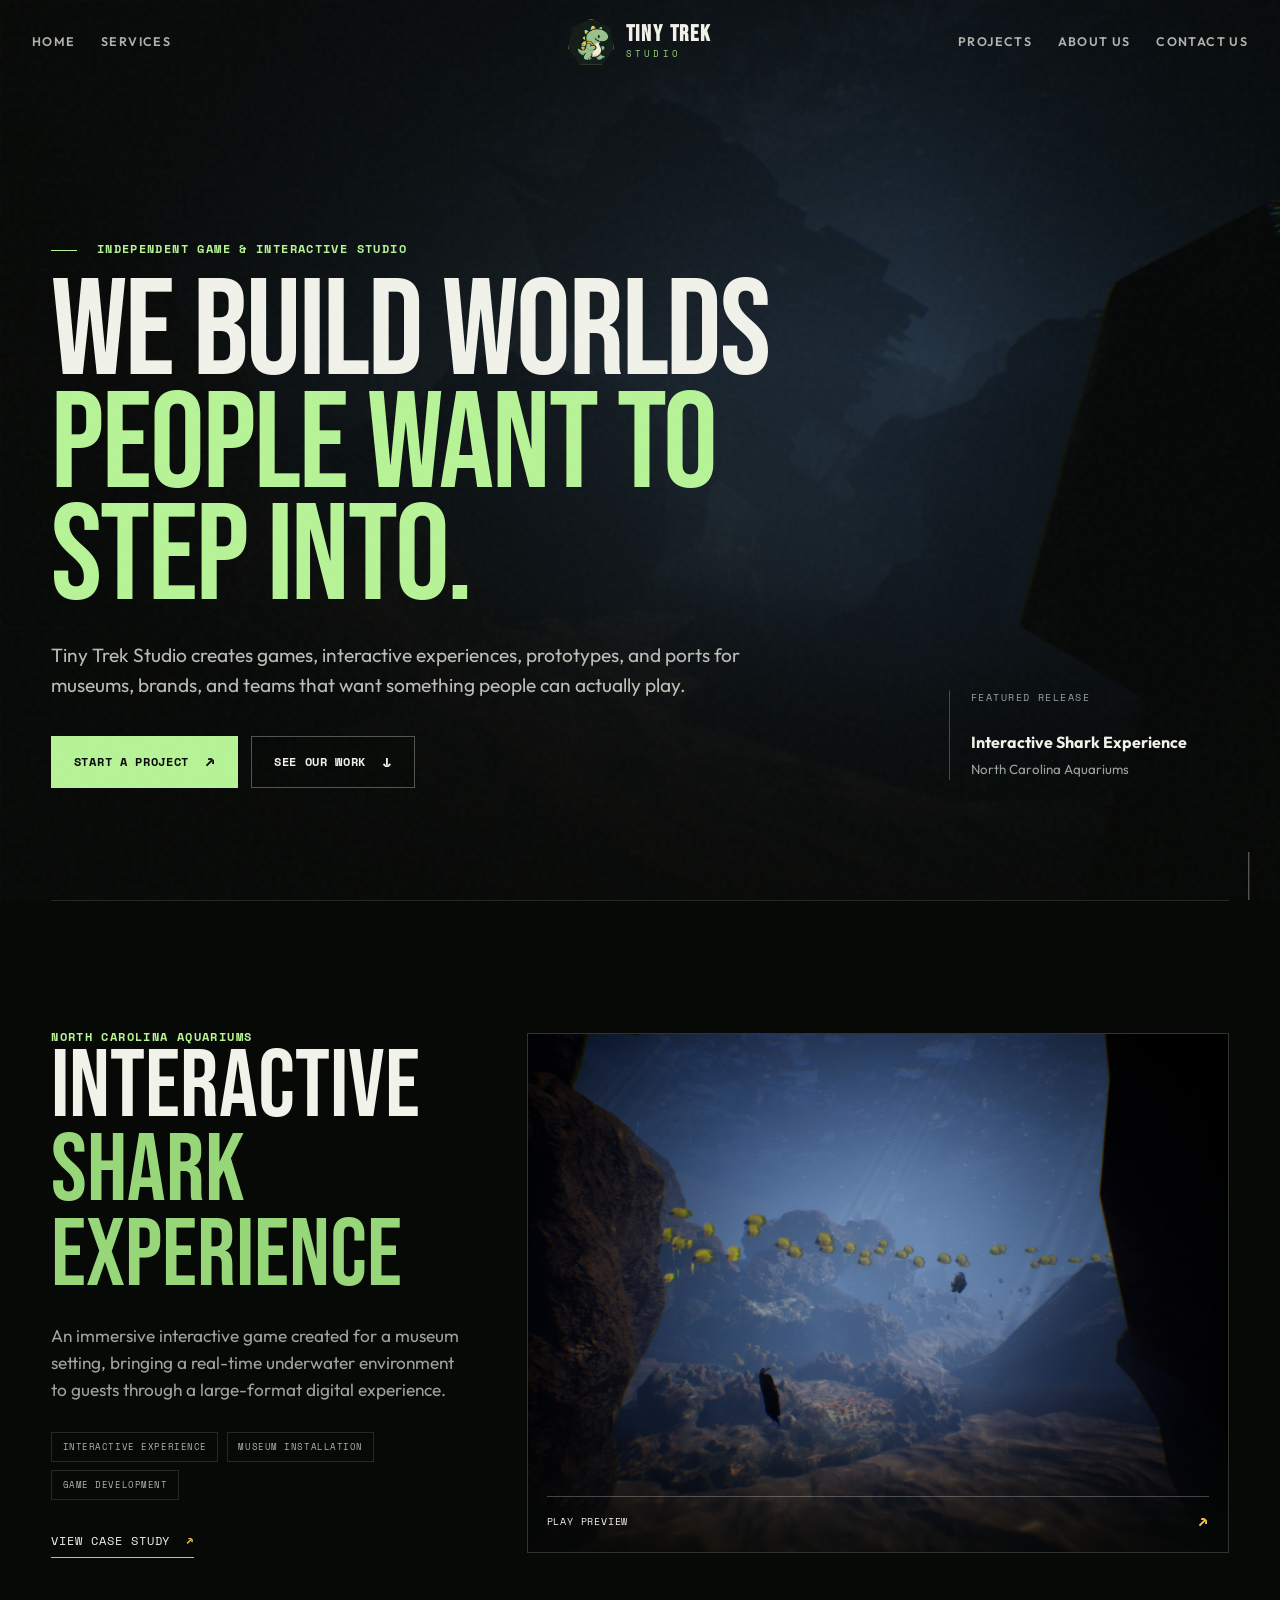
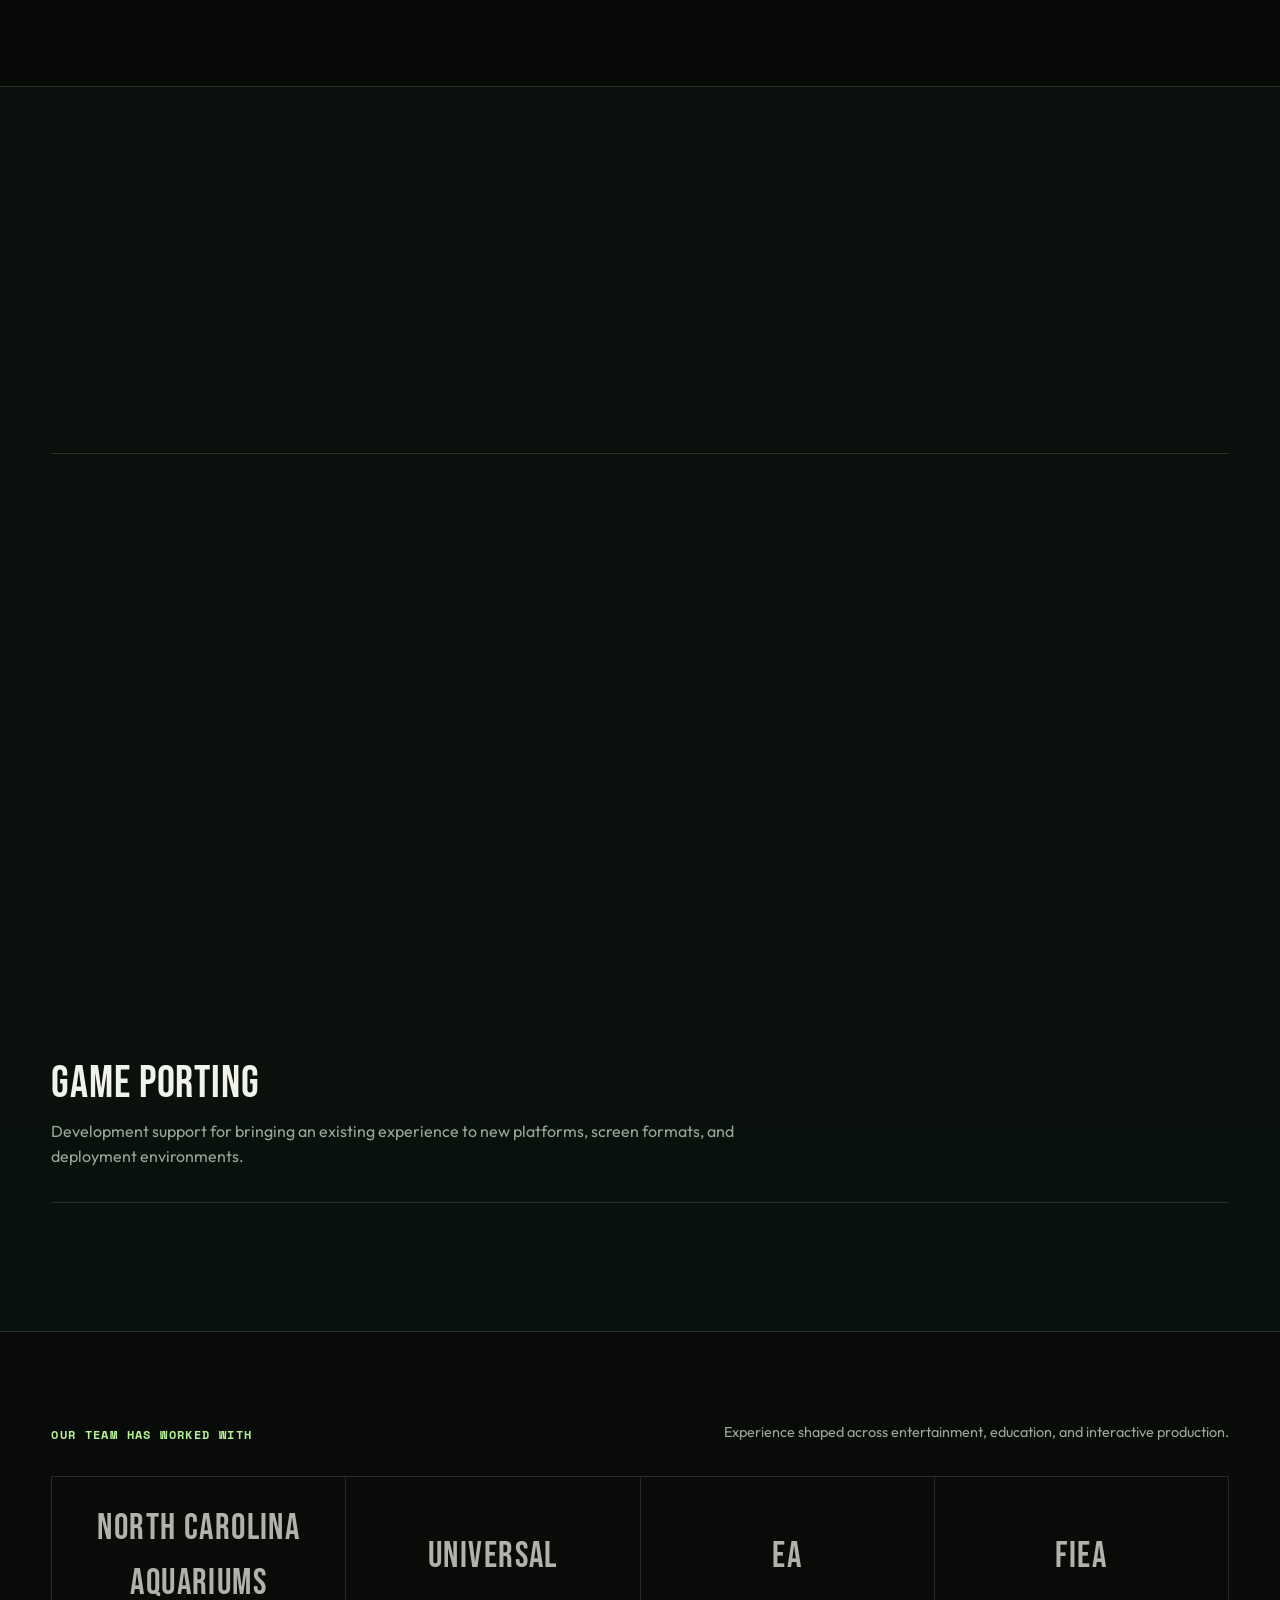
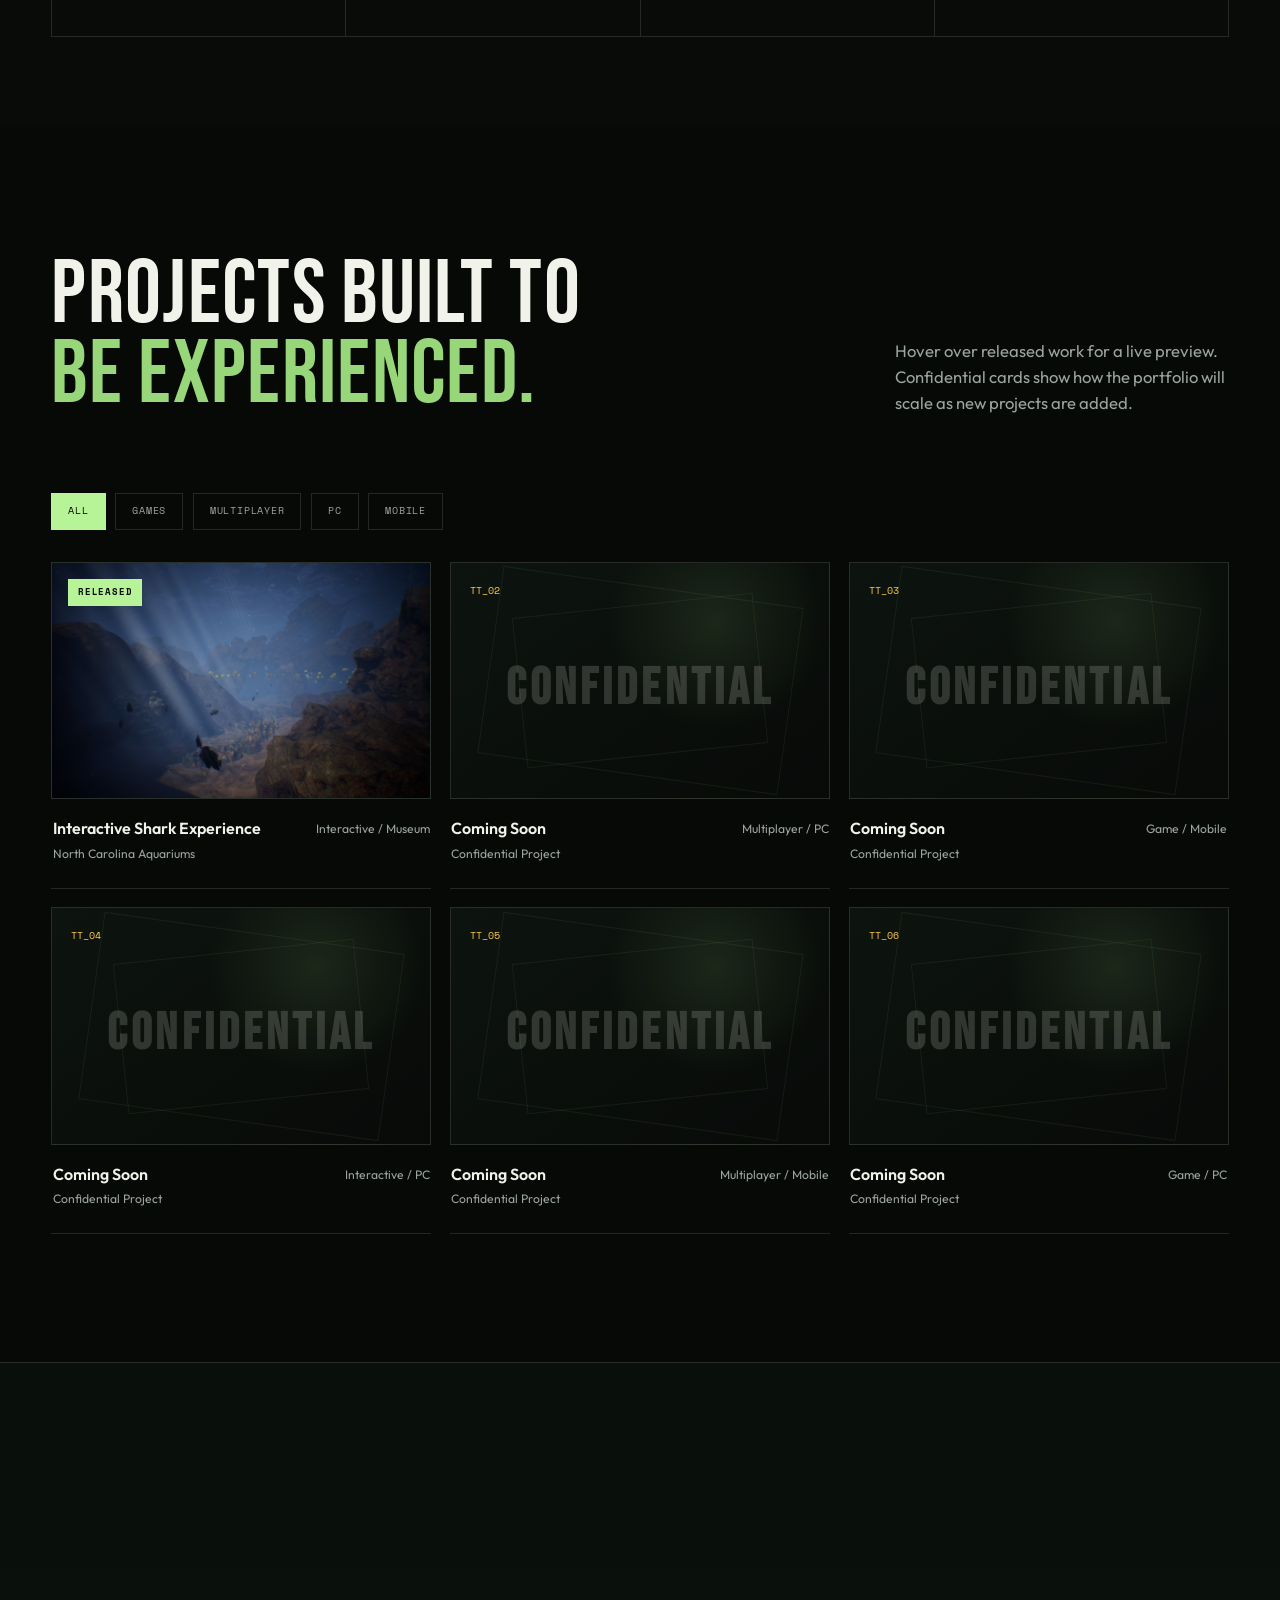
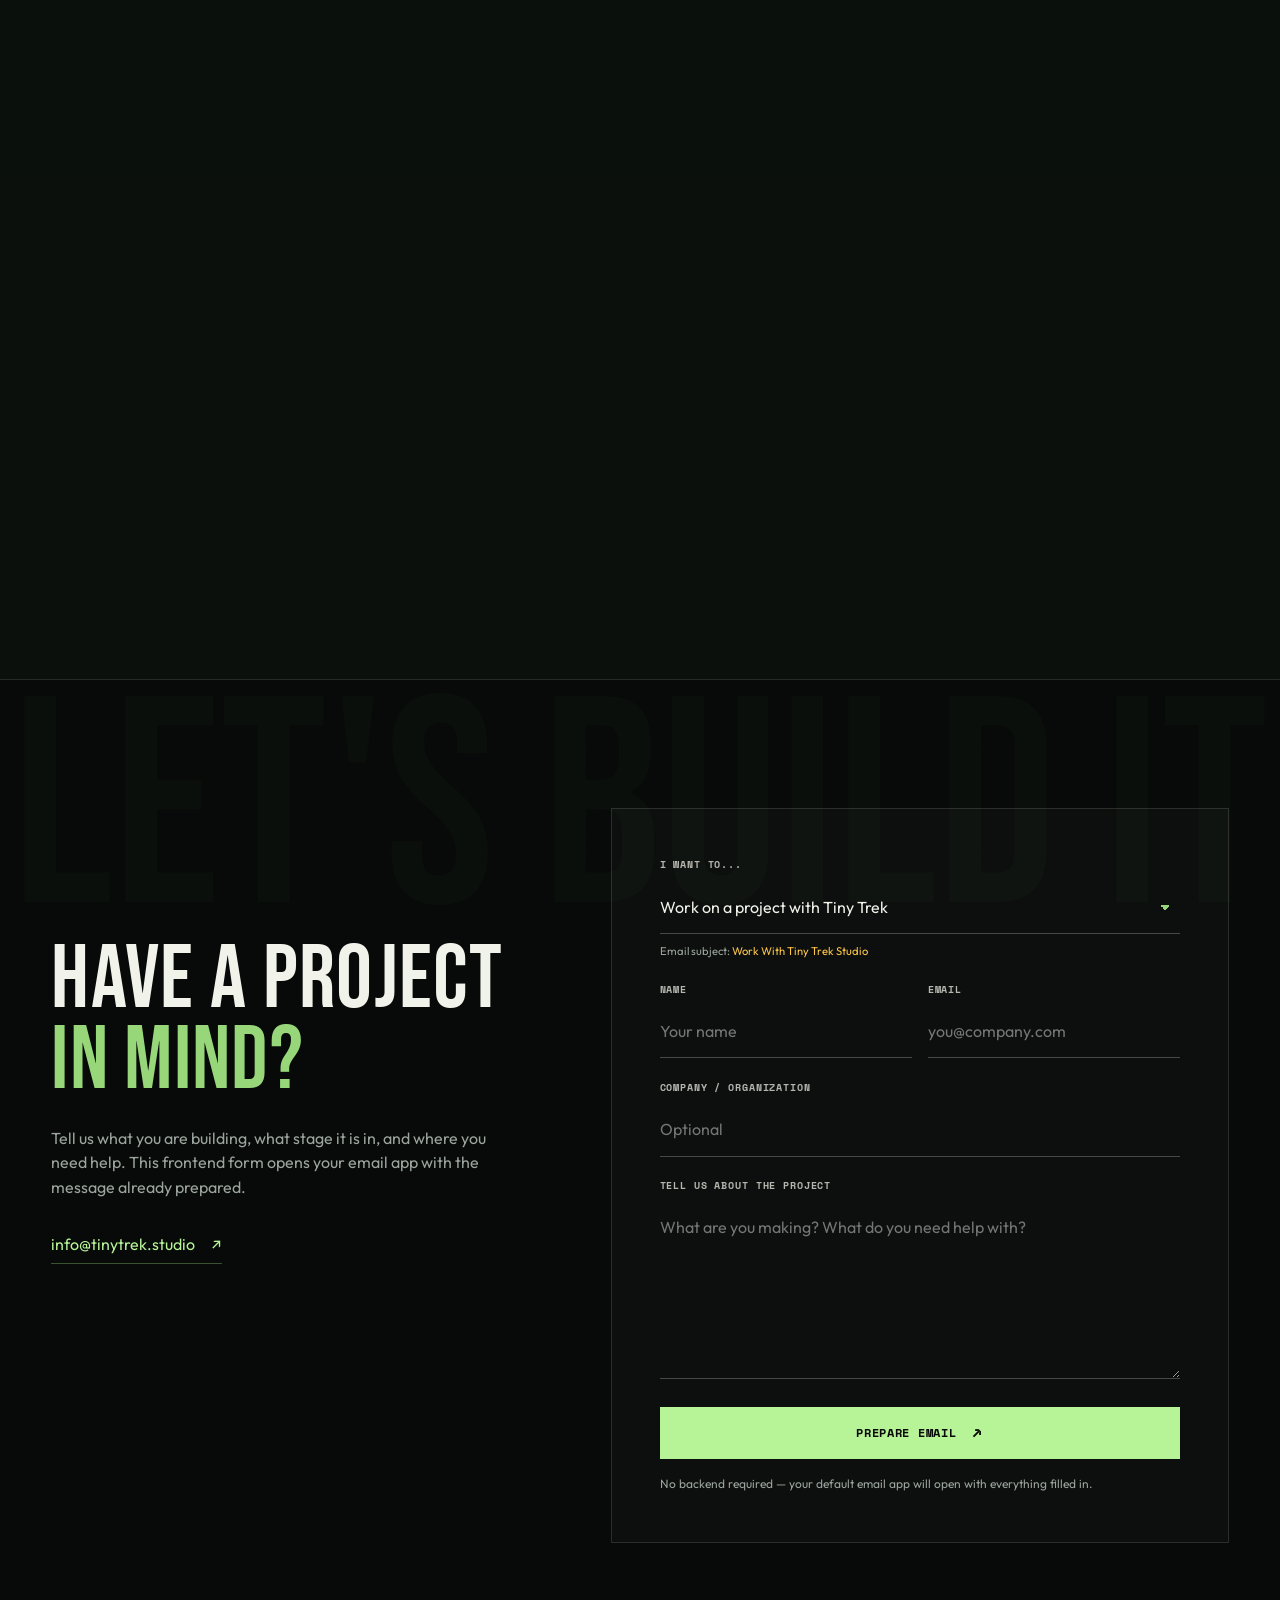
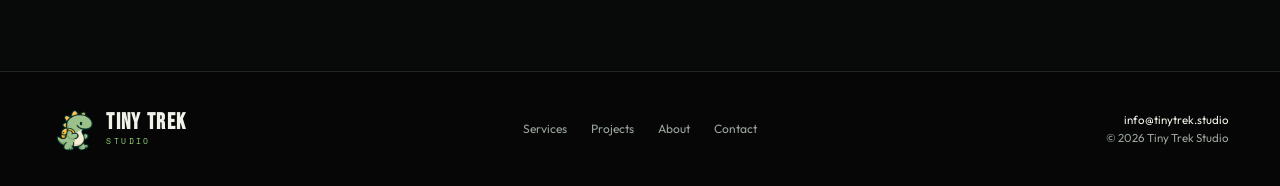
<file: index.html>
<!DOCTYPE html>
<html lang="en">
<head>
  <meta charset="UTF-8">
  <meta name="viewport" content="width=device-width, initial-scale=1.0">
  <meta name="theme-color" content="#070907">
  <meta name="description" content="Tiny Trek Studio creates games, interactive experiences, prototypes, and ports for museums, brands, and teams.">
  <title>Tiny Trek Studio — Games & Interactive Experiences</title>
  <link rel="preconnect" href="https://fonts.googleapis.com">
  <link rel="preconnect" href="https://fonts.gstatic.com" crossorigin>
  <link href="https://fonts.googleapis.com/css2?family=Bebas+Neue&family=Outfit:wght@300;400;500;600;700&family=Space+Mono:wght@400;700&display=swap" rel="stylesheet">
  <link rel="stylesheet" href="css/styles.css">
</head>
<body>
  <div class="page-transition" aria-hidden="true"><span>TINY TREK STUDIO</span></div>
  <div class="cursor-glow" aria-hidden="true"></div>
  <div class="site-noise" aria-hidden="true"></div>

  <header class="site-header" id="siteHeader">
    <nav class="nav-shell" aria-label="Primary navigation">
      <div class="nav-side nav-left">
        <a href="#home">Home</a>
        <a href="#services">Services</a>
      </div>
      <a class="brand-lockup" href="#home" aria-label="Tiny Trek Studio home">
        <span class="brand-mark"><img src="assets/images/tiny-trek-logo.png" alt="Tiny Trek Studio dinosaur mascot"></span>
        <span class="brand-wordmark"><strong>TINY TREK</strong><small>STUDIO</small></span>
      </a>
      <div class="nav-side nav-right">
        <a href="#projects">Projects</a>
        <a href="#about">About Us</a>
        <a href="#contact">Contact Us</a>
      </div>
      <button class="mobile-toggle" id="mobileToggle" aria-label="Open menu" aria-expanded="false"><span></span><span></span><span></span></button>
    </nav>
    <div class="mobile-menu" id="mobileMenu">
      <a href="#home">Home</a>
      <a href="#services">Services</a>
      <a href="#projects">Projects</a>
      <a href="#about">About Us</a>
      <a href="#contact">Contact Us</a>
    </div>
  </header>

  <main>
    <section class="hero" id="home">
      <video class="hero-video" autoplay muted loop playsinline poster="assets/images/shark-01.png">
        <source src="assets/video/shark-experience-01.mp4" type="video/mp4">
      </video>
      <div class="hero-overlay"></div>
      <div class="hero-grid" aria-hidden="true"></div>
      <div class="hero-content shell">
        <div class="hero-copy reveal">
          <p class="eyebrow"><span></span> Independent game & interactive studio</p>
          <h1>WE BUILD WORLDS<br><em>PEOPLE WANT TO STEP INTO.</em></h1>
          <p class="hero-lede">Tiny Trek Studio creates games, interactive experiences, prototypes, and ports for museums, brands, and teams that want something people can actually play.</p>
          <div class="hero-actions">
            <a class="button button-primary" href="#contact">Start a Project <span>↗</span></a>
            <a class="button button-ghost" href="#projects">See Our Work <span>↓</span></a>
          </div>
        </div>
        <div class="hero-side reveal" data-delay="180">
          <p>FEATURED RELEASE</p>
          <a class="mini-project page-link" href="project-shark.html">
            <strong>Interactive Shark Experience</strong>
            <span>North Carolina Aquariums</span>
          </a>
        </div>
      </div>
      <a class="scroll-cue" href="#featured" aria-label="Scroll to featured project"><span class="scroll-line"></span><small>SCROLL TO EXPLORE</small></a>
    </section>

    <section class="featured-project section-pad" id="featured">
      <div class="shell">
        <div class="featured-layout">
          <div class="featured-copy reveal">
            <p class="eyebrow">North Carolina Aquariums</p>
            <h2>INTERACTIVE<br><span>SHARK EXPERIENCE</span></h2>
            <p>An immersive interactive game created for a museum setting, bringing a real-time underwater environment to guests through a large-format digital experience.</p>
            <div class="project-meta-row">
              <span>Interactive Experience</span><span>Museum Installation</span><span>Game Development</span>
            </div>
            <a class="text-link page-link" href="project-shark.html">View Case Study <b>↗</b></a>
          </div>
          <a class="featured-media page-link reveal" href="project-shark.html" aria-label="Open the Interactive Shark Experience case study">
            <img src="assets/images/shark-03.png" alt="Underwater scene from the Interactive Shark Experience">
            <video muted loop playsinline preload="metadata" poster="assets/images/shark-03.png"><source src="assets/video/shark-experience-02.mp4" type="video/mp4"></video>
            <div class="media-scan"></div>
            <div class="media-caption"><span>PLAY PREVIEW</span><b>↗</b></div>
          </a>
        </div>
      </div>
    </section>

    <section class="services section-pad" id="services">
      <div class="shell">
        <div class="section-heading reveal">
          <div><h2>FROM FIRST PROTOTYPE<br>TO <span>PLAYABLE RELEASE.</span></h2></div>
          <p>We are a small founding team built to move quickly, communicate directly, and plug into projects wherever hands-on development is needed.</p>
        </div>
        <div class="service-list">
          <article class="service-row reveal"><div><h3>GAME DEVELOPMENT</h3><p>Full-cycle development support for interactive projects, from playable systems and implementation through polish and delivery.</p></div></article>
          <article class="service-row reveal"><div><h3>INTERACTIVE EXPERIENCES</h3><p>Digital experiences for museums, exhibits, activations, and spaces where the audience should do more than just watch.</p></div></article>
          <article class="service-row reveal"><div><h3>GAME PROTOTYPING</h3><p>Fast, focused prototypes that turn a concept into something testable so teams can validate the idea before scaling it.</p></div></article>
          <article class="service-row reveal"><div><h3>GAME PORTING</h3><p>Development support for bringing an existing experience to new platforms, screen formats, and deployment environments.</p></div></article>
        </div>
      </div>
    </section>

    <section class="trusted section-pad-sm" aria-labelledby="trusted-title">
      <div class="shell">
        <div class="trusted-heading reveal">
          <p class="eyebrow" id="trusted-title">Our Team Has Worked With</p>
          <span>Experience shaped across entertainment, education, and interactive production.</span>
        </div>
        <div class="trusted-grid">
          <div class="trust-card reveal">NORTH CAROLINA<br>AQUARIUMS</div>
          <div class="trust-card reveal">UNIVERSAL</div>
          <div class="trust-card reveal">EA</div>
          <div class="trust-card reveal">FIEA</div>
        </div>
      </div>
    </section>

    <section class="projects section-pad" id="projects">
      <div class="shell">
        <div class="section-heading project-heading reveal">
          <div><h2>PROJECTS BUILT TO<br><span>BE EXPERIENCED.</span></h2></div>
          <p>Hover over released work for a live preview. Confidential cards show how the portfolio will scale as new projects are added.</p>
        </div>
        <div class="project-filters reveal" role="group" aria-label="Filter projects">
          <button class="filter-button active" data-filter="all">All</button>
          <button class="filter-button" data-filter="games">Games</button>
          <button class="filter-button" data-filter="multiplayer">Multiplayer</button>
          <button class="filter-button" data-filter="pc">PC</button>
          <button class="filter-button" data-filter="mobile">Mobile</button>
        </div>
        <div class="project-grid" id="projectGrid">
          <a class="project-card released reveal page-link" href="project-shark.html" data-categories="games">
            <div class="project-visual"><img src="assets/images/shark-02.png" alt="Interactive Shark Experience underwater gameplay scene"><video muted loop playsinline preload="metadata" poster="assets/images/shark-02.png"><source src="assets/video/shark-experience-01.mp4" type="video/mp4"></video><div class="project-badge">RELEASED</div></div>
            <div class="project-info"><div><h3>Interactive Shark Experience</h3><p>North Carolina Aquariums</p></div><span>Interactive / Museum</span></div>
          </a>
          <article class="project-card confidential reveal" data-categories="games multiplayer pc"><div class="confidential-visual"><span class="confidential-code">TT_02</span><strong>CONFIDENTIAL</strong></div><div class="project-info"><div><h3>Coming Soon</h3><p>Confidential Project</p></div><span>Multiplayer / PC</span></div></article>
          <article class="project-card confidential reveal" data-categories="games mobile"><div class="confidential-visual"><span class="confidential-code">TT_03</span><strong>CONFIDENTIAL</strong></div><div class="project-info"><div><h3>Coming Soon</h3><p>Confidential Project</p></div><span>Game / Mobile</span></div></article>
          <article class="project-card confidential reveal" data-categories="pc"><div class="confidential-visual"><span class="confidential-code">TT_04</span><strong>CONFIDENTIAL</strong></div><div class="project-info"><div><h3>Coming Soon</h3><p>Confidential Project</p></div><span>Interactive / PC</span></div></article>
          <article class="project-card confidential reveal" data-categories="games multiplayer mobile"><div class="confidential-visual"><span class="confidential-code">TT_05</span><strong>CONFIDENTIAL</strong></div><div class="project-info"><div><h3>Coming Soon</h3><p>Confidential Project</p></div><span>Multiplayer / Mobile</span></div></article>
          <article class="project-card confidential reveal" data-categories="games pc"><div class="confidential-visual"><span class="confidential-code">TT_06</span><strong>CONFIDENTIAL</strong></div><div class="project-info"><div><h3>Coming Soon</h3><p>Confidential Project</p></div><span>Game / PC</span></div></article>
        </div>
      </div>
    </section>

    <section class="about section-pad" id="about">
      <div class="shell about-grid">
        <div class="about-media reveal"><img src="assets/images/shark-05.png" alt="Underwater environment from Tiny Trek Studio's shark project"><div class="about-logo-stamp"><img src="assets/images/tiny-trek-logo.png" alt=""><span>SMALL TEAM<br>BIG EXPERIENCES</span></div></div>
        <div class="about-copy reveal">
          <h2>SMALL TEAM.<br><span>BIG EXPERIENCES.</span></h2>
          <p class="about-lede">Tiny Trek Studio is a small game development team focused on building polished interactive work without layers of unnecessary process.</p>
          <p>We partner with clients and development teams to turn ideas into playable experiences—whether that means creating a museum installation, proving out a prototype, supporting production, or helping an existing game reach a new platform.</p>
          <div class="about-points"><div><strong>DIRECT</strong><span>Work closely with the people building your project.</span></div><div><strong>PLAYABLE</strong><span>We prioritize getting ideas into hands early.</span></div><div><strong>FLEXIBLE</strong><span>Support that can fit a full project or one production need.</span></div></div>
        </div>
      </div>
    </section>

    <section class="contact section-pad" id="contact">
      <div class="contact-backdrop" aria-hidden="true">LET'S BUILD IT</div>
      <div class="shell contact-grid">
        <div class="contact-copy reveal">
          <h2>HAVE A PROJECT<br><span>IN MIND?</span></h2>
          <p>Tell us what you are building, what stage it is in, and where you need help. This frontend form opens your email app with the message already prepared.</p>
          <a class="contact-email" href="mailto:info@tinytrek.studio">info@tinytrek.studio <span>↗</span></a>
        </div>
        <form class="contact-form reveal" id="contactForm">
          <div class="field-group full"><label for="contactReason">I want to...</label><select id="contactReason" name="subject" required><option value="Work With Tiny Trek Studio">Work on a project with Tiny Trek</option><option value="Project Proposal for Tiny Trek Studio">Propose a project</option><option value="Request a Quote from Tiny Trek Studio">Get a quote</option></select><small>Email subject: <span id="subjectPreview">Work With Tiny Trek Studio</span></small></div>
          <div class="form-row"><div class="field-group"><label for="name">Name</label><input id="name" name="name" type="text" placeholder="Your name" required></div><div class="field-group"><label for="email">Email</label><input id="email" name="email" type="email" placeholder="you@company.com" required></div></div>
          <div class="field-group full"><label for="company">Company / Organization</label><input id="company" name="company" type="text" placeholder="Optional"></div>
          <div class="field-group full"><label for="message">Tell us about the project</label><textarea id="message" name="message" rows="6" placeholder="What are you making? What do you need help with?" required></textarea></div>
          <button class="button button-primary form-submit" type="submit">Prepare Email <span>↗</span></button>
          <p class="form-note" id="formNote" aria-live="polite">No backend required — your default email app will open with everything filled in.</p>
        </form>
      </div>
    </section>
  </main>

  <footer class="site-footer"><div class="shell footer-grid"><a class="footer-brand" href="#home"><img src="assets/images/tiny-trek-logo.png" alt="Tiny Trek Studio"><div><strong>TINY TREK</strong><span>STUDIO</span></div></a><div class="footer-links"><a href="#services">Services</a><a href="#projects">Projects</a><a href="#about">About</a><a href="#contact">Contact</a></div><div class="footer-meta"><a href="mailto:info@tinytrek.studio">info@tinytrek.studio</a><span>© <span id="year"></span> Tiny Trek Studio</span></div></div></footer>
  <script src="js/site.js"></script>
</body>
</html>
</file>
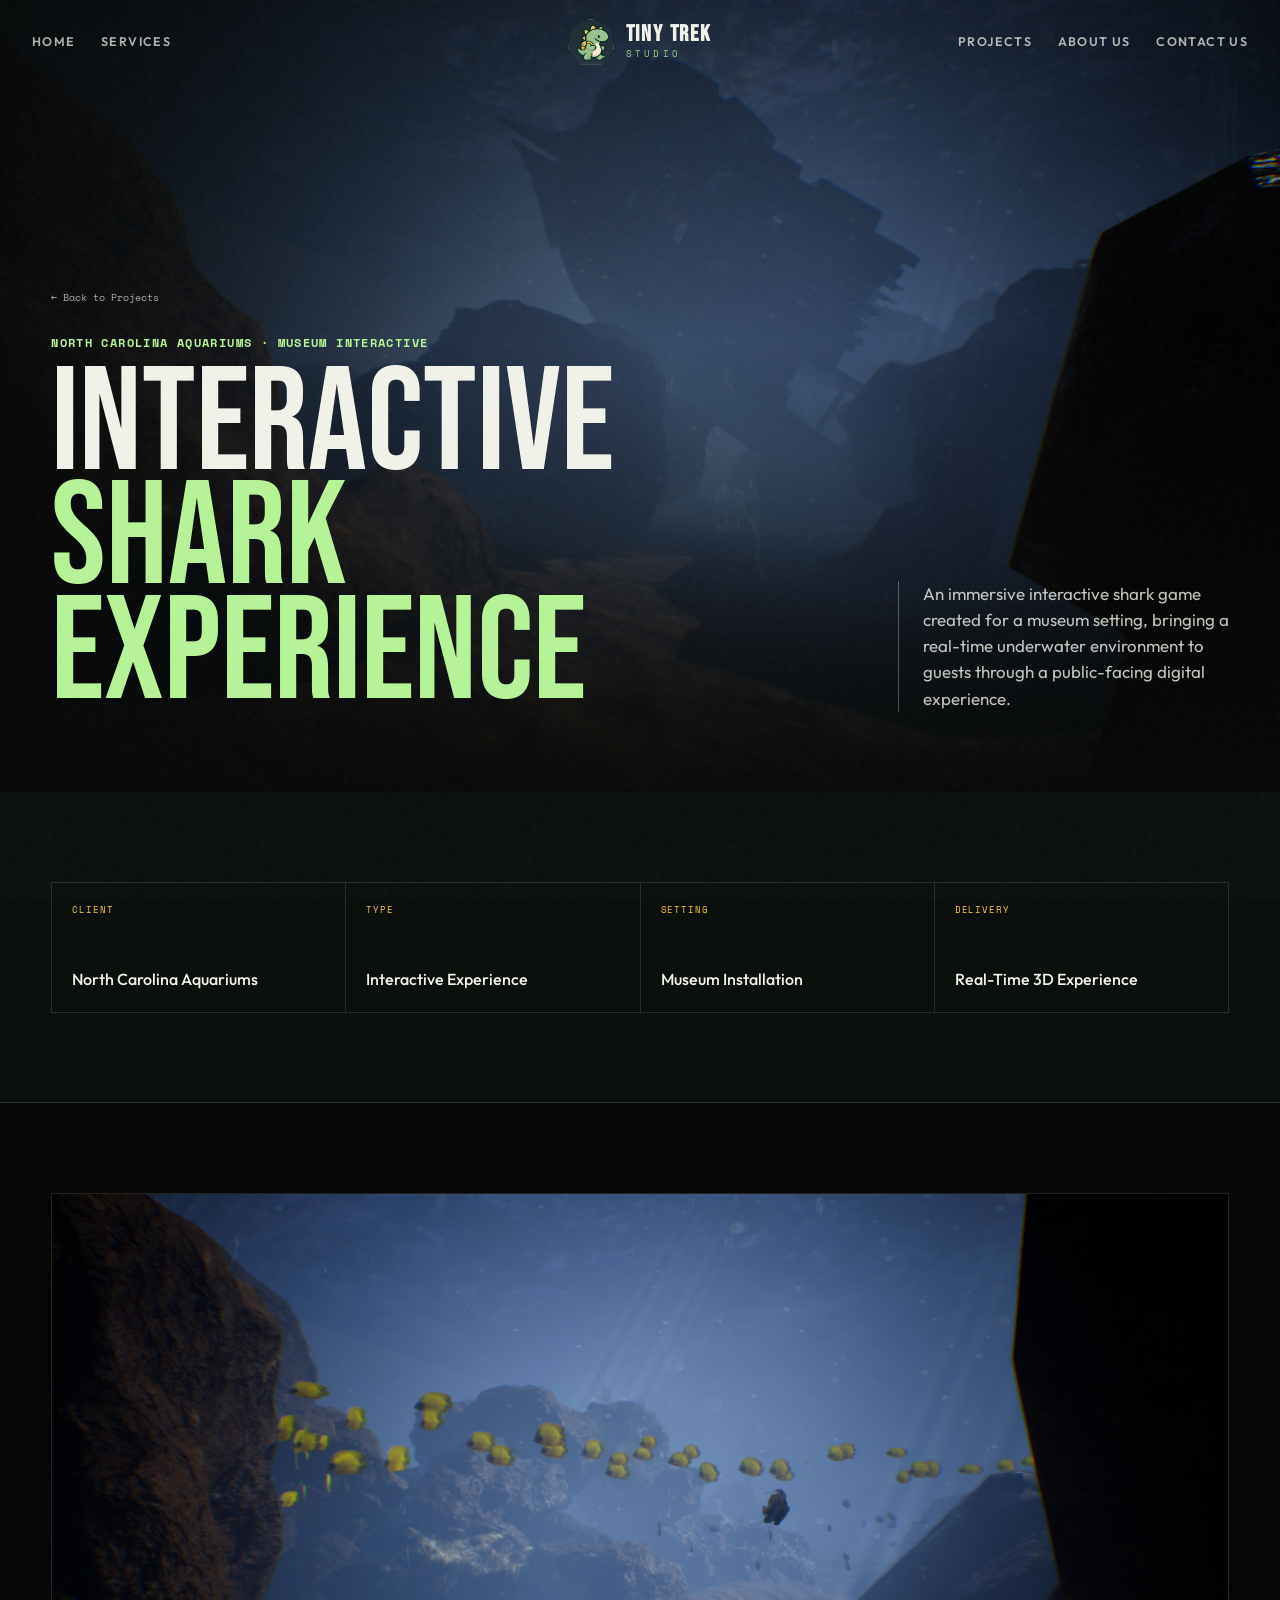
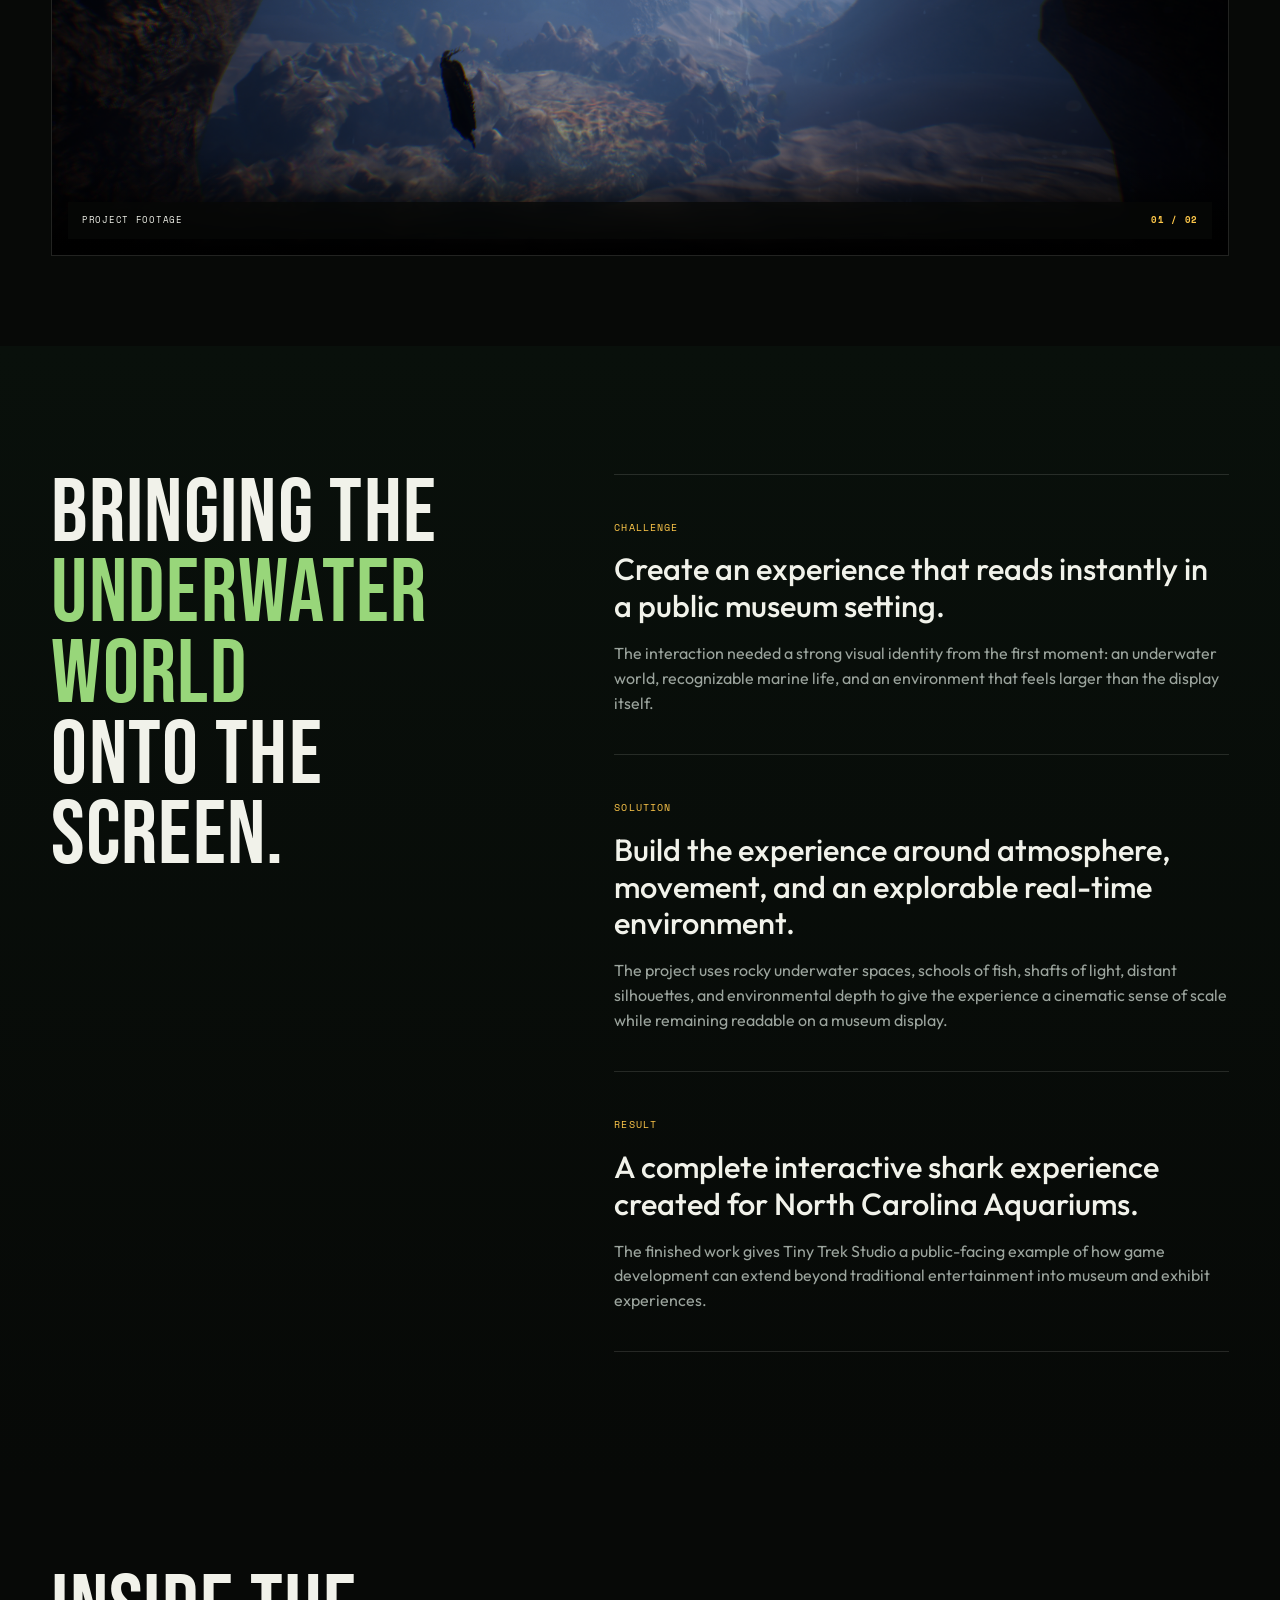
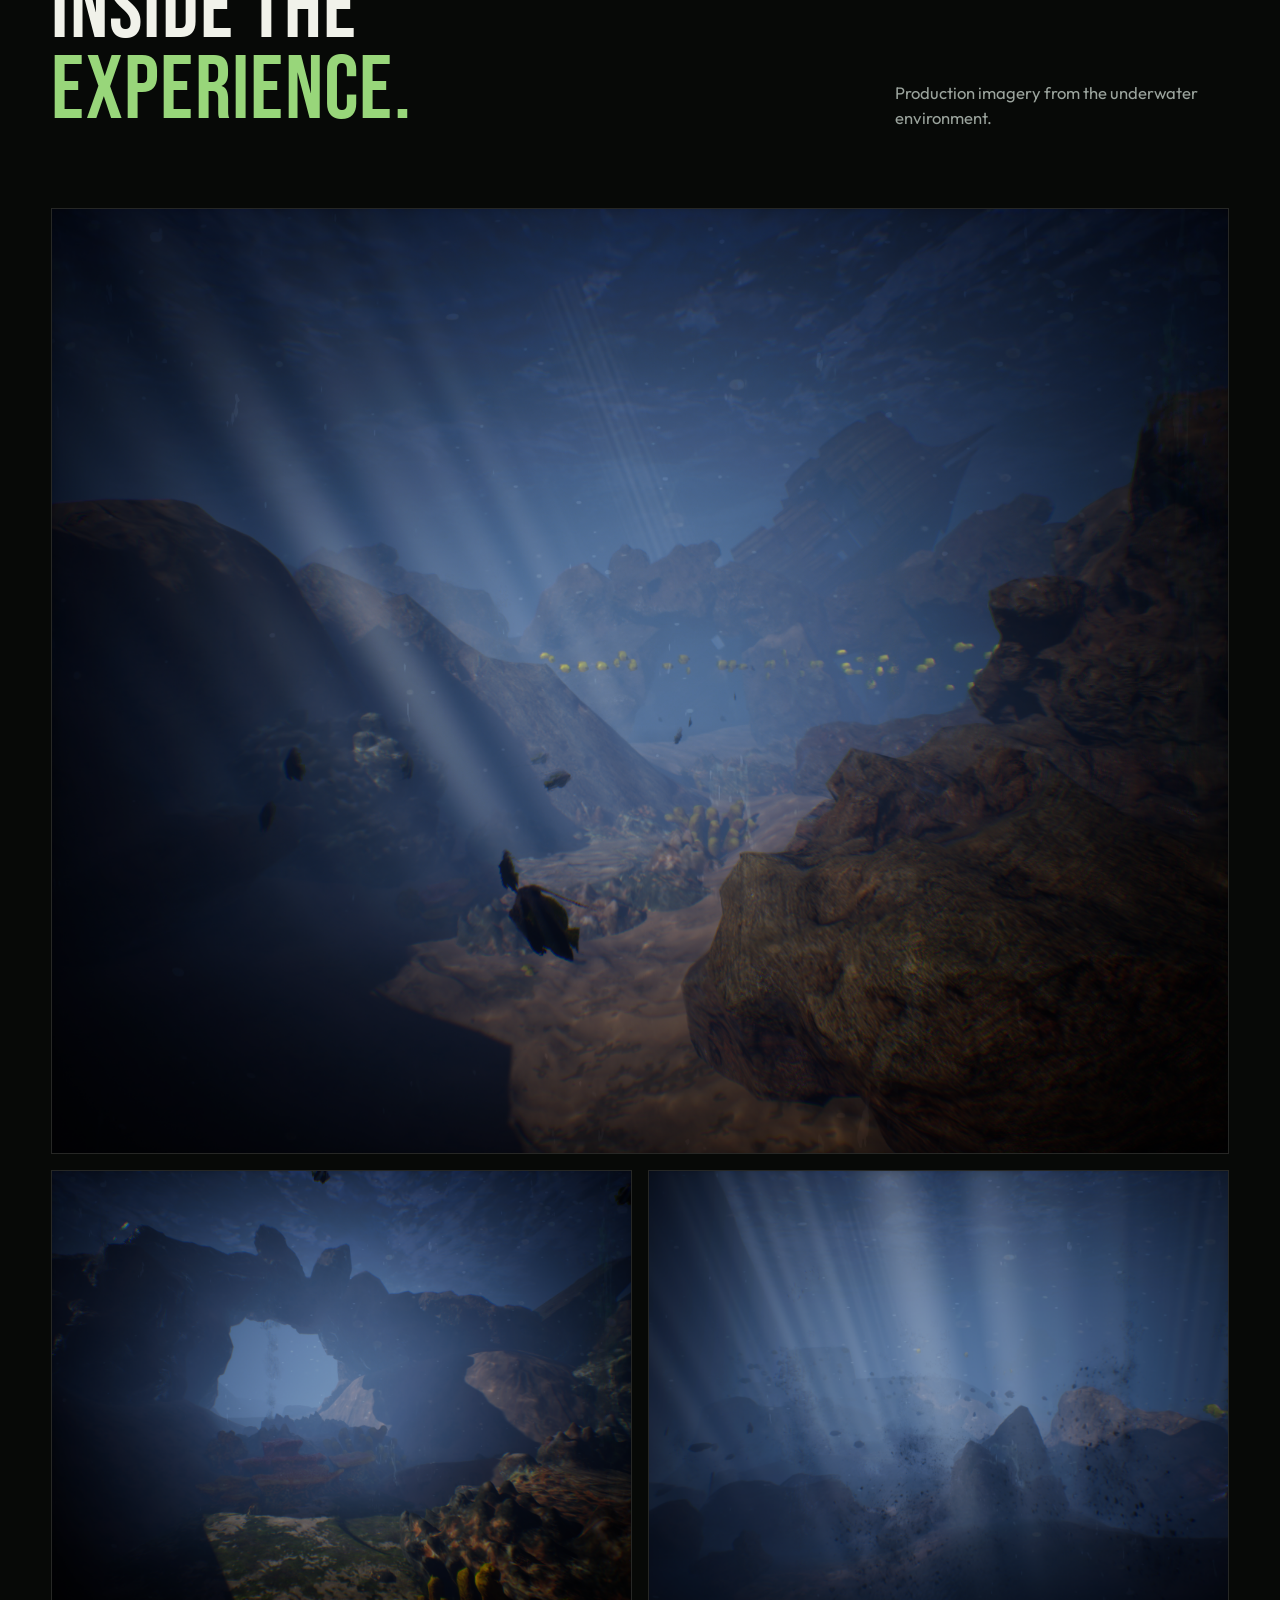
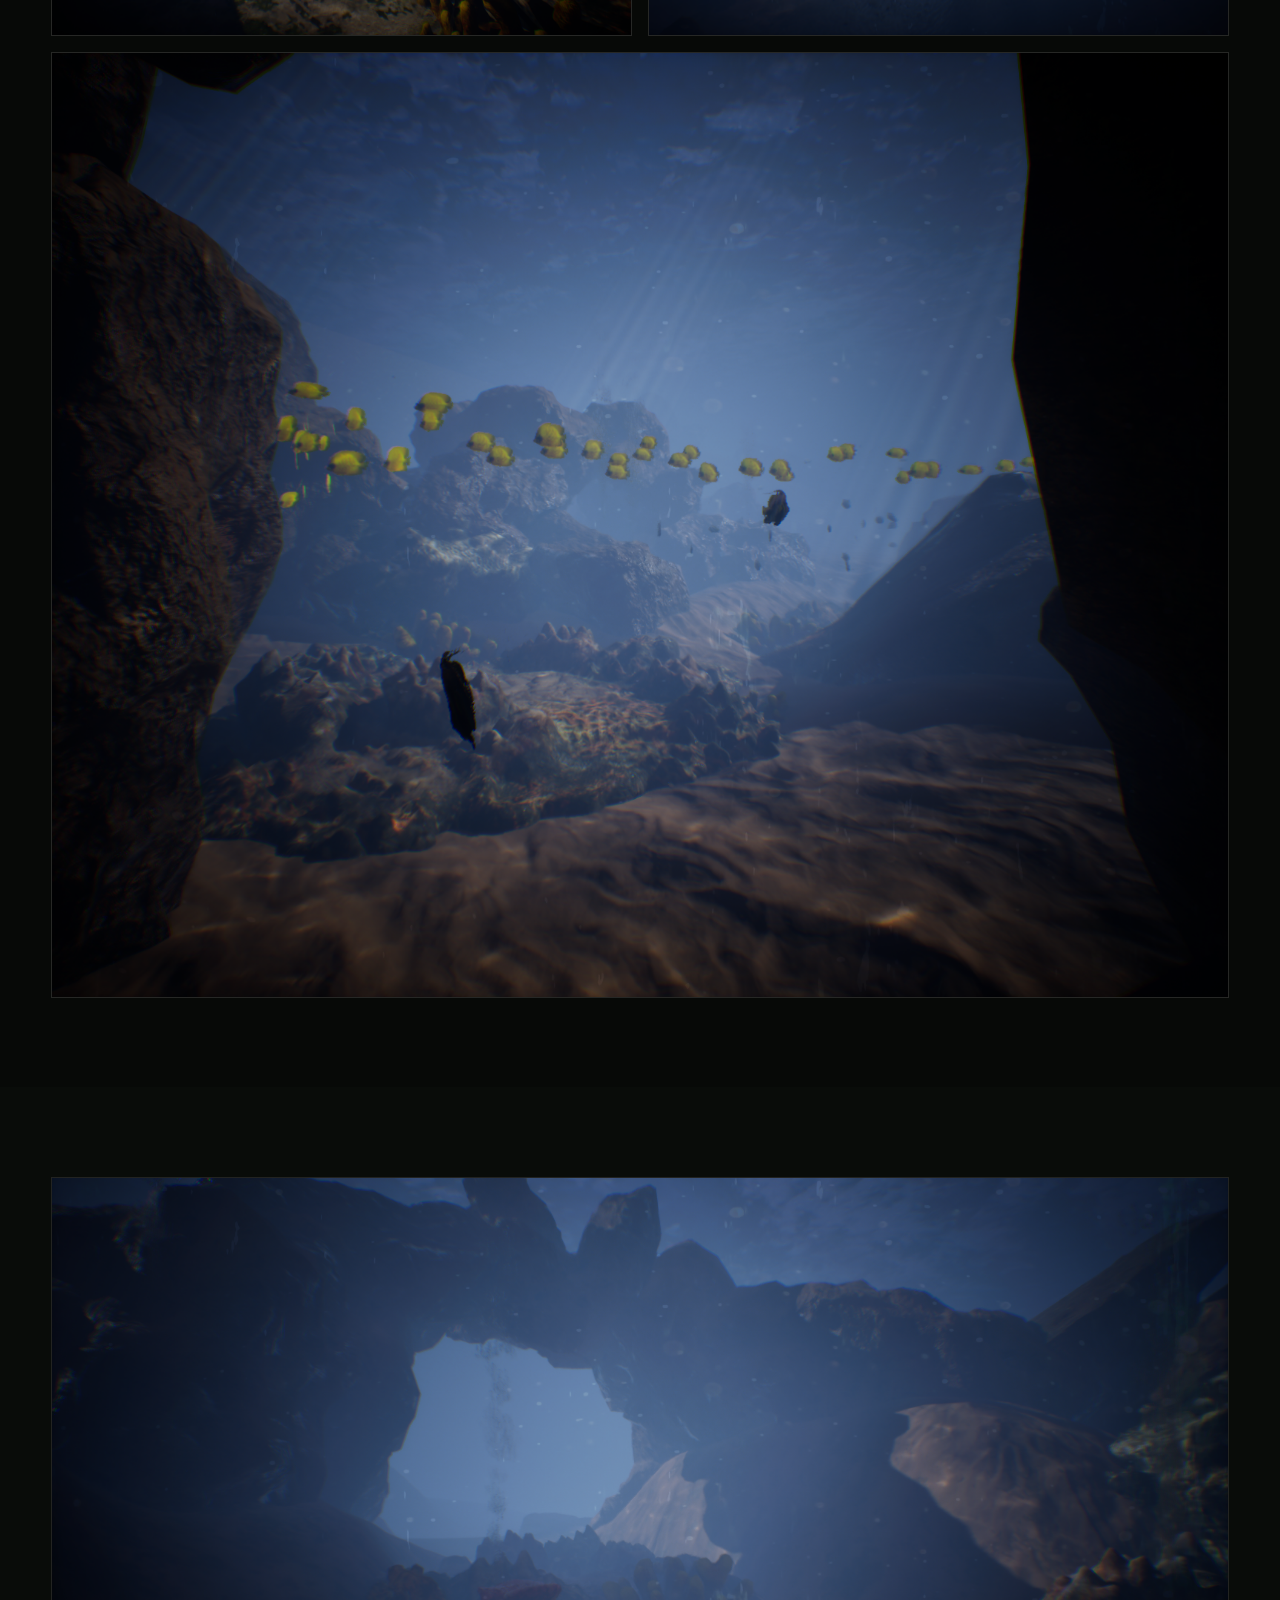
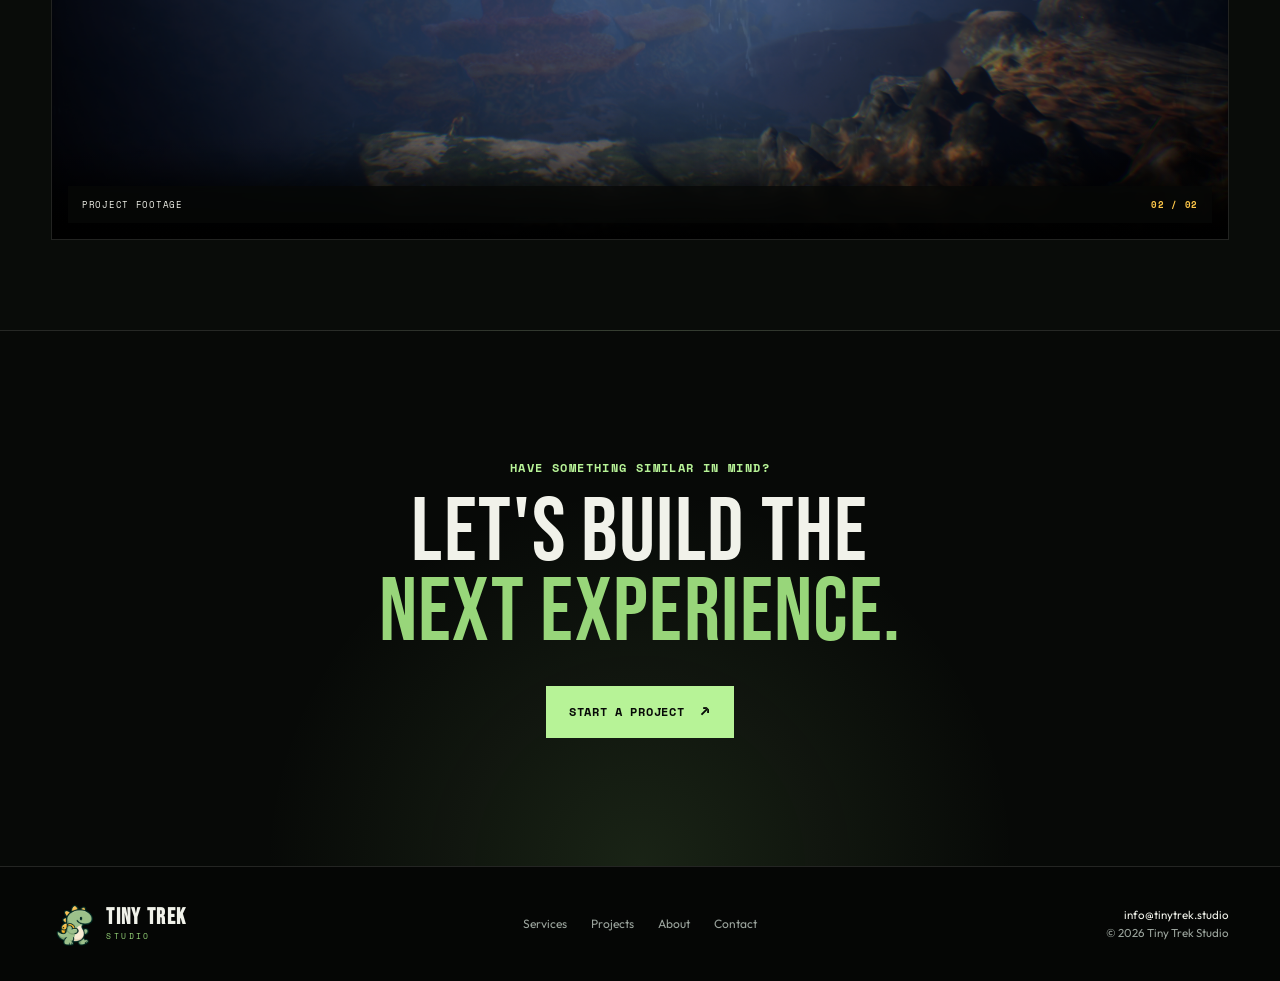
<file: project-shark.html>
<!DOCTYPE html>
<html lang="en">
<head>
  <meta charset="UTF-8"><meta name="viewport" content="width=device-width, initial-scale=1.0"><meta name="theme-color" content="#070907"><meta name="description" content="Interactive Shark Experience — a Tiny Trek Studio project for North Carolina Aquariums."><title>Interactive Shark Experience — Tiny Trek Studio</title>
  <link rel="preconnect" href="https://fonts.googleapis.com"><link rel="preconnect" href="https://fonts.gstatic.com" crossorigin><link href="https://fonts.googleapis.com/css2?family=Bebas+Neue&family=Outfit:wght@300;400;500;600;700&family=Space+Mono:wght@400;700&display=swap" rel="stylesheet"><link rel="stylesheet" href="css/styles.css">
</head>
<body class="case-page">
  <div class="page-transition" aria-hidden="true"><span>TINY TREK STUDIO</span></div><div class="cursor-glow" aria-hidden="true"></div><div class="site-noise" aria-hidden="true"></div>
  <header class="site-header" id="siteHeader"><nav class="nav-shell" aria-label="Primary navigation"><div class="nav-side nav-left"><a class="page-link" href="index.html#home">Home</a><a class="page-link" href="index.html#services">Services</a></div><a class="brand-lockup page-link" href="index.html" aria-label="Tiny Trek Studio home"><span class="brand-mark"><img src="assets/images/tiny-trek-logo.png" alt="Tiny Trek Studio dinosaur mascot"></span><span class="brand-wordmark"><strong>TINY TREK</strong><small>STUDIO</small></span></a><div class="nav-side nav-right"><a class="page-link" href="index.html#projects">Projects</a><a class="page-link" href="index.html#about">About Us</a><a class="page-link" href="index.html#contact">Contact Us</a></div><button class="mobile-toggle" id="mobileToggle" aria-label="Open menu" aria-expanded="false"><span></span><span></span><span></span></button></nav><div class="mobile-menu" id="mobileMenu"><a class="page-link" href="index.html#home">Home</a><a class="page-link" href="index.html#services">Services</a><a class="page-link" href="index.html#projects">Projects</a><a class="page-link" href="index.html#about">About Us</a><a class="page-link" href="index.html#contact">Contact Us</a></div></header>
  <main>
    <section class="case-hero"><img class="case-hero-image" src="assets/images/shark-01.png" alt="Underwater scene from the Interactive Shark Experience"><div class="case-hero-overlay"></div><div class="shell case-hero-content"><a class="case-back page-link reveal" href="index.html#projects">← Back to Projects</a><div class="case-title reveal"><p class="eyebrow">North Carolina Aquariums · Museum Interactive</p><h1>INTERACTIVE<br><span>SHARK EXPERIENCE</span></h1></div><div class="case-intro reveal"><p>An immersive interactive shark game created for a museum setting, bringing a real-time underwater environment to guests through a public-facing digital experience.</p></div></div></section>
    <section class="case-details section-pad-sm"><div class="shell case-meta-grid reveal"><div><span>CLIENT</span><strong>North Carolina Aquariums</strong></div><div><span>TYPE</span><strong>Interactive Experience</strong></div><div><span>SETTING</span><strong>Museum Installation</strong></div><div><span>DELIVERY</span><strong>Real-Time 3D Experience</strong></div></div></section>
    <section class="case-video section-pad-sm"><div class="shell"><div class="case-video-frame reveal"><video controls playsinline poster="assets/images/shark-03.png"><source src="assets/video/shark-experience-01.mp4" type="video/mp4"></video><div class="case-video-label"><span>PROJECT FOOTAGE</span><b>01 / 02</b></div></div></div></section>
    <section class="case-story section-pad"><div class="shell story-grid"><div class="story-sticky reveal"><h2>BRINGING THE<br><span>UNDERWATER WORLD</span><br>ONTO THE SCREEN.</h2></div><div class="story-copy"><article class="story-block reveal"><span>CHALLENGE</span><h3>Create an experience that reads instantly in a public museum setting.</h3><p>The interaction needed a strong visual identity from the first moment: an underwater world, recognizable marine life, and an environment that feels larger than the display itself.</p></article><article class="story-block reveal"><span>SOLUTION</span><h3>Build the experience around atmosphere, movement, and an explorable real-time environment.</h3><p>The project uses rocky underwater spaces, schools of fish, shafts of light, distant silhouettes, and environmental depth to give the experience a cinematic sense of scale while remaining readable on a museum display.</p></article><article class="story-block reveal"><span>RESULT</span><h3>A complete interactive shark experience created for North Carolina Aquariums.</h3><p>The finished work gives Tiny Trek Studio a public-facing example of how game development can extend beyond traditional entertainment into museum and exhibit experiences.</p></article></div></div></section>
    <section class="case-gallery section-pad-sm"><div class="shell"><div class="section-heading reveal"><div><h2>INSIDE THE<br><span>EXPERIENCE.</span></h2></div><p>Production imagery from the underwater environment.</p></div><div class="masonry-gallery"><figure class="reveal wide"><img src="assets/images/shark-02.png" alt="School of yellow fish swimming through the underwater environment"></figure><figure class="reveal"><img src="assets/images/shark-04.png" alt="Rock arch and coral formations underwater"></figure><figure class="reveal"><img src="assets/images/shark-05.png" alt="Underwater light shafts and schools of fish"></figure><figure class="reveal wide"><img src="assets/images/shark-03.png" alt="Rocky underwater path and marine life"></figure></div></div></section>
    <section class="case-video section-pad-sm second-video"><div class="shell"><div class="case-video-frame reveal"><video controls playsinline poster="assets/images/shark-04.png"><source src="assets/video/shark-experience-02.mp4" type="video/mp4"></video><div class="case-video-label"><span>PROJECT FOOTAGE</span><b>02 / 02</b></div></div></div></section>
    <section class="next-project section-pad"><div class="shell next-project-inner reveal"><p class="eyebrow">Have something similar in mind?</p><h2>LET'S BUILD THE<br><span>NEXT EXPERIENCE.</span></h2><a class="button button-primary page-link" href="index.html#contact">Start a Project <span>↗</span></a></div></section>
  </main>
  <footer class="site-footer"><div class="shell footer-grid"><a class="footer-brand page-link" href="index.html"><img src="assets/images/tiny-trek-logo.png" alt="Tiny Trek Studio"><div><strong>TINY TREK</strong><span>STUDIO</span></div></a><div class="footer-links"><a class="page-link" href="index.html#services">Services</a><a class="page-link" href="index.html#projects">Projects</a><a class="page-link" href="index.html#about">About</a><a class="page-link" href="index.html#contact">Contact</a></div><div class="footer-meta"><a href="mailto:info@tinytrek.studio">info@tinytrek.studio</a><span>© <span id="year"></span> Tiny Trek Studio</span></div></div></footer>
  <script src="js/site.js"></script>
</body>
</html>
</file>
<file: css/styles.css>
:root{--black:#070907;--black-2:#0c100d;--black-3:#111712;--green:#98d67a;--green-bright:#b7f397;--yellow:#ffc84a;--cream:#f1f2ea;--muted:#9ba49d;--line:rgba(241,242,234,.13);--line-strong:rgba(241,242,234,.25);--shell:1320px;--header-h:84px;--ease:cubic-bezier(.16,1,.3,1)}
*{box-sizing:border-box;margin:0;padding:0}html{scroll-behavior:smooth;background:var(--black)}body{min-height:100vh;overflow-x:hidden;background:var(--black);color:var(--cream);font-family:"Outfit",Arial,sans-serif;line-height:1.55}body.menu-open{overflow:hidden}a{color:inherit;text-decoration:none}button,input,select,textarea{font:inherit}button{color:inherit}img,video{display:block;max-width:100%}::selection{background:var(--green-bright);color:var(--black)}.shell{width:min(var(--shell),calc(100% - 8vw));margin:0 auto}.section-pad{padding:clamp(6rem,10vw,10rem) 0}.section-pad-sm{padding:clamp(4rem,7vw,7rem) 0}
.site-noise{position:fixed;inset:0;z-index:9997;pointer-events:none;opacity:.028;background-image:url("data:image/svg+xml,%3Csvg viewBox='0 0 180 180' xmlns='http://www.w3.org/2000/svg'%3E%3Cfilter id='n'%3E%3CfeTurbulence type='fractalNoise' baseFrequency='.9' numOctaves='4' stitchTiles='stitch'/%3E%3C/filter%3E%3Crect width='100%25' height='100%25' filter='url(%23n)' opacity='1'/%3E%3C/svg%3E")}.cursor-glow{position:fixed;width:430px;height:430px;border-radius:50%;transform:translate(-50%,-50%);background:radial-gradient(circle,rgba(152,214,122,.09),rgba(152,214,122,0) 68%);pointer-events:none;z-index:0;opacity:0;transition:opacity .4s ease}.page-transition{position:fixed;inset:0;z-index:10000;display:grid;place-items:center;background:var(--green-bright);color:var(--black);transform:translateY(0);transition:transform .75s var(--ease)}.page-transition span{font-family:"Bebas Neue",sans-serif;font-size:clamp(2rem,7vw,6rem);letter-spacing:.08em}body.is-ready .page-transition{transform:translateY(-101%)}body.is-leaving .page-transition{transform:translateY(0)}
.site-header{position:fixed;top:0;left:0;right:0;z-index:1000;height:var(--header-h);border-bottom:1px solid transparent;transition:background .35s ease,border-color .35s ease}.site-header.scrolled{background:rgba(7,9,7,.84);backdrop-filter:blur(18px) saturate(130%);border-color:var(--line)}.nav-shell{position:relative;width:min(1480px,calc(100% - 5vw));height:100%;margin:0 auto;display:grid;grid-template-columns:1fr auto 1fr;align-items:center;gap:2rem}.nav-side{display:flex;align-items:center;gap:clamp(1rem,2vw,2.25rem)}.nav-right{justify-content:flex-end}.nav-side a{position:relative;font-size:.78rem;font-weight:600;letter-spacing:.11em;text-transform:uppercase;color:rgba(241,242,234,.72);transition:color .25s ease;white-space:nowrap}.nav-side a::after{content:"";position:absolute;left:0;right:100%;bottom:-.55rem;height:2px;background:var(--yellow);transition:right .35s var(--ease)}.nav-side a:hover{color:var(--cream)}.nav-side a:hover::after{right:0}.brand-lockup{justify-self:center;display:flex;align-items:center;gap:.72rem;min-width:188px;justify-content:center}.brand-mark{width:46px;height:46px;display:grid;place-items:center;border:1px solid rgba(152,214,122,.35);background:rgba(152,214,122,.06);clip-path:polygon(50% 0,91% 19%,100% 65%,74% 100%,26% 100%,0 65%,9% 19%);transition:transform .35s var(--ease),background .35s ease}.brand-mark img{width:39px;height:39px;object-fit:contain}.brand-lockup:hover .brand-mark{transform:rotate(-4deg) scale(1.06);background:rgba(152,214,122,.13)}.brand-wordmark{display:flex;flex-direction:column;line-height:.82}.brand-wordmark strong{font-family:"Bebas Neue",sans-serif;font-size:1.42rem;letter-spacing:.08em}.brand-wordmark small{margin-top:.38rem;font-family:"Space Mono",monospace;font-size:.54rem;letter-spacing:.38em;color:var(--green)}.mobile-toggle,.mobile-menu{display:none}
.eyebrow{font-family:"Space Mono",monospace;font-size:.72rem;font-weight:700;letter-spacing:.12em;text-transform:uppercase;color:var(--green-bright)}.eyebrow>span:first-child{display:inline-block;width:26px;height:1px;margin-right:.7rem;vertical-align:middle;background:currentColor}.section-heading{display:grid;grid-template-columns:1.6fr .7fr;gap:5rem;align-items:end;margin-bottom:clamp(3rem,6vw,5rem)}.section-heading h2,.about-copy h2,.story-sticky h2,.next-project h2,.contact-copy h2{font-family:"Bebas Neue",sans-serif;font-size:clamp(3.3rem,7vw,6.9rem);line-height:.9;letter-spacing:.015em;font-weight:400}.section-heading h2 span,.about-copy h2 span,.story-sticky h2 span,.next-project h2 span,.contact-copy h2 span{color:var(--green)}.section-heading>p{color:var(--muted);font-size:1.04rem;max-width:460px;justify-self:end}
.button{min-height:52px;padding:0 1.35rem;display:inline-flex;align-items:center;justify-content:center;gap:1rem;border:1px solid transparent;font-family:"Space Mono",monospace;font-size:.72rem;font-weight:700;letter-spacing:.06em;text-transform:uppercase;cursor:pointer;transition:transform .3s var(--ease),background .3s ease,color .3s ease,border-color .3s ease}.button span{font-size:1rem;transition:transform .3s var(--ease)}.button:hover{transform:translateY(-3px)}.button:hover span{transform:translate(3px,-3px)}.button-primary{background:var(--green-bright);color:var(--black);border-color:var(--green-bright)}.button-primary:hover{background:var(--yellow);border-color:var(--yellow)}.button-ghost{background:rgba(7,9,7,.25);color:var(--cream);border-color:rgba(241,242,234,.32);backdrop-filter:blur(8px)}.button-ghost:hover{border-color:var(--green);background:rgba(152,214,122,.08)}.text-link{display:inline-flex;gap:1rem;align-items:center;margin-top:2rem;padding-bottom:.45rem;border-bottom:1px solid var(--green);font-family:"Space Mono",monospace;font-size:.74rem;text-transform:uppercase;letter-spacing:.08em}.text-link b{color:var(--yellow);transition:transform .3s var(--ease)}.text-link:hover b{transform:translate(3px,-3px)}.reveal{opacity:0;transform:translateY(38px);transition:opacity .9s var(--ease),transform .9s var(--ease);transition-delay:var(--delay,0ms)}.reveal.in-view{opacity:1;transform:translateY(0)}
.hero{position:relative;min-height:100svh;display:flex;align-items:flex-end;overflow:hidden;background:#07100d}.hero-video{position:absolute;inset:0;width:100%;height:100%;object-fit:cover;opacity:.57;transform:scale(1.03)}.hero-overlay{position:absolute;inset:0;background:linear-gradient(90deg,rgba(7,9,7,.94) 0%,rgba(7,9,7,.70) 40%,rgba(7,9,7,.22) 72%,rgba(7,9,7,.52) 100%),linear-gradient(0deg,rgba(7,9,7,.86) 0%,rgba(7,9,7,.02) 60%,rgba(7,9,7,.45) 100%)}.hero-grid{position:absolute;inset:0;opacity:.12;background-image:linear-gradient(rgba(255,255,255,.09) 1px,transparent 1px),linear-gradient(90deg,rgba(255,255,255,.09) 1px,transparent 1px);background-size:7vw 7vw;mask-image:linear-gradient(90deg,#000,transparent 75%)}.hero-content{position:relative;z-index:2;padding-top:calc(var(--header-h) + 5rem);padding-bottom:clamp(7rem,11vh,10rem);display:grid;grid-template-columns:1fr 280px;align-items:end;gap:5rem}.hero-copy{max-width:900px}.hero h1{margin-top:1.2rem;font-family:"Bebas Neue",sans-serif;font-size:clamp(4.5rem,10.7vw,10.2rem);font-weight:400;line-height:.82;letter-spacing:-.015em;text-wrap:balance}.hero h1 em{font-style:normal;color:var(--green-bright)}.hero-lede{max-width:690px;margin-top:1.7rem;color:rgba(241,242,234,.77);font-size:clamp(1rem,1.5vw,1.25rem)}.hero-actions{display:flex;flex-wrap:wrap;gap:.8rem;margin-top:2.2rem}.hero-side{border-left:1px solid rgba(241,242,234,.25);padding-left:1.3rem;margin-bottom:.5rem}.hero-side>p{margin:0 0 1.5rem;font-family:"Space Mono",monospace;font-size:.62rem;letter-spacing:.15em;color:var(--muted)}.mini-project{display:block}.mini-project strong{display:block;font-size:1rem}.mini-project span{display:block;margin-top:.3rem;color:var(--muted);font-size:.83rem}.scroll-cue{position:absolute;z-index:2;right:3vw;bottom:3rem;display:flex;align-items:center;gap:1rem;transform:rotate(90deg) translateX(100%);transform-origin:right bottom}.scroll-cue small{font-family:"Space Mono",monospace;font-size:.56rem;letter-spacing:.18em;color:rgba(241,242,234,.55)}.scroll-line{width:55px;height:1px;background:rgba(241,242,234,.45);position:relative;overflow:hidden}.scroll-line::after{content:"";position:absolute;inset:0;background:var(--green);transform:translateX(-100%);animation:scrollLine 2.1s ease-in-out infinite}@keyframes scrollLine{50%,100%{transform:translateX(100%)}}
.featured-project{background:var(--black);position:relative}.featured-project::before{content:"";position:absolute;top:0;left:4vw;right:4vw;border-top:1px solid var(--line)}.featured-layout{display:grid;grid-template-columns:.82fr 1.4fr;gap:clamp(2rem,5vw,6rem);align-items:center}.featured-copy h2{font-family:"Bebas Neue",sans-serif;font-size:clamp(3.8rem,7.5vw,7.5rem);font-weight:400;line-height:.88}.featured-copy h2 span{color:var(--green)}.featured-copy>p:not(.eyebrow){margin-top:1.5rem;max-width:560px;color:var(--muted);font-size:1.08rem}.project-meta-row{display:flex;flex-wrap:wrap;gap:.55rem;margin-top:1.8rem}.project-meta-row span{padding:.4rem .65rem;border:1px solid var(--line);font-family:"Space Mono",monospace;font-size:.58rem;text-transform:uppercase;letter-spacing:.06em;color:rgba(241,242,234,.72)}.featured-media{position:relative;min-height:520px;overflow:hidden;border:1px solid var(--line);background:var(--black-3)}.featured-media img,.featured-media video{position:absolute;inset:0;width:100%;height:100%;object-fit:cover;transition:opacity .45s ease,transform .9s var(--ease)}.featured-media video{opacity:0}.featured-media:hover video{opacity:1}.featured-media:hover img{opacity:0}.featured-media:hover img,.featured-media:hover video{transform:scale(1.035)}.media-scan{position:absolute;inset:0;pointer-events:none;background:linear-gradient(180deg,transparent 75%,rgba(7,9,7,.72))}.media-caption{position:absolute;left:1.2rem;right:1.2rem;bottom:1.1rem;display:flex;align-items:center;justify-content:space-between;padding-top:.8rem;border-top:1px solid rgba(255,255,255,.25);font-family:"Space Mono",monospace;font-size:.62rem;letter-spacing:.08em}.media-caption b{color:var(--yellow);font-size:1rem}
.services{background:linear-gradient(180deg,var(--black-2),#09110c);border-top:1px solid var(--line);border-bottom:1px solid var(--line)}.service-list{border-top:1px solid var(--line)}.service-row{display:grid;grid-template-columns:1fr;align-items:center;padding:2.1rem 0;border-bottom:1px solid var(--line);transition:background .3s ease,padding .3s var(--ease)}.service-row:hover{background:rgba(152,214,122,.035);padding-left:.35rem;padding-right:.35rem}.service-row h3{font-family:"Bebas Neue",sans-serif;font-size:clamp(2rem,3.5vw,3.5rem);font-weight:400;letter-spacing:.02em}.service-row p{max-width:690px;color:var(--muted)}
.trusted{background:#080b08}.trusted-heading{display:flex;justify-content:space-between;gap:2rem;align-items:end;margin-bottom:2rem}.trusted-heading>span{color:var(--muted);font-size:.9rem}.trusted-grid{display:grid;grid-template-columns:repeat(4,1fr);border-top:1px solid var(--line);border-left:1px solid var(--line)}.trust-card{min-height:150px;display:grid;place-items:center;text-align:center;padding:1.5rem;border-right:1px solid var(--line);border-bottom:1px solid var(--line);font-family:"Bebas Neue",sans-serif;font-size:clamp(1.65rem,2.8vw,2.6rem);letter-spacing:.04em;color:rgba(241,242,234,.72);transition:color .3s ease,background .3s ease}.trust-card:hover{color:var(--green-bright);background:rgba(152,214,122,.035)}
.projects{background:var(--black)}.project-filters{display:flex;flex-wrap:wrap;gap:.6rem;margin-bottom:2rem}.filter-button{padding:.62rem 1rem;border:1px solid var(--line);background:transparent;color:var(--muted);font-family:"Space Mono",monospace;font-size:.62rem;text-transform:uppercase;letter-spacing:.08em;cursor:pointer;transition:.25s ease}.filter-button:hover,.filter-button.active{color:var(--black);background:var(--green-bright);border-color:var(--green-bright)}.project-grid{display:grid;grid-template-columns:repeat(3,1fr);gap:1.15rem}.project-card{min-width:0;transition:opacity .35s ease,transform .45s var(--ease)}.project-card.is-hidden{display:none}.project-visual,.confidential-visual{position:relative;aspect-ratio:16/10;overflow:hidden;border:1px solid var(--line);background:#0c120e}.project-visual img,.project-visual video{position:absolute;inset:0;width:100%;height:100%;object-fit:cover;transition:opacity .35s ease,transform .7s var(--ease)}.project-visual video{opacity:0}.project-card.released:hover video{opacity:1}.project-card.released:hover img{opacity:0}.project-card.released:hover img,.project-card.released:hover video{transform:scale(1.045)}.project-badge{position:absolute;top:1rem;left:1rem;padding:.42rem .6rem;background:var(--green-bright);color:var(--black);font-family:"Space Mono",monospace;font-size:.54rem;font-weight:700;letter-spacing:.1em}.project-info{display:flex;justify-content:space-between;align-items:flex-start;gap:1rem;padding:1.05rem .1rem 1.5rem;border-bottom:1px solid var(--line)}.project-info h3{font-size:1rem;font-weight:600}.project-info p,.project-info>span{margin-top:.25rem;color:var(--muted);font-size:.76rem}.project-info>span{white-space:nowrap}.confidential-visual{display:flex;flex-direction:column;justify-content:space-between;padding:1.2rem;background:radial-gradient(circle at 70% 25%,rgba(152,214,122,.12),transparent 34%),linear-gradient(145deg,#0d140f,#080a08)}.confidential-visual::before,.confidential-visual::after{content:"";position:absolute;inset:10%;border:1px solid rgba(152,214,122,.08);transform:rotate(8deg)}.confidential-visual::after{transform:rotate(-6deg);inset:18%}.confidential-code{z-index:1;font-family:"Space Mono",monospace;font-size:.65rem;color:var(--yellow)}.confidential-visual strong{z-index:1;align-self:center;margin:auto;font-family:"Bebas Neue",sans-serif;font-size:clamp(2rem,4vw,3.4rem);letter-spacing:.08em;color:rgba(241,242,234,.17)}.confidential:hover .confidential-visual strong{color:rgba(152,214,122,.45)}
.about{background:linear-gradient(180deg,#09100b,var(--black-2));border-top:1px solid var(--line)}.about-grid{display:grid;grid-template-columns:1.05fr .95fr;gap:clamp(3rem,7vw,7rem);align-items:center}.about-media{position:relative;min-height:660px}.about-media>img{width:100%;height:100%;min-height:660px;object-fit:cover;border:1px solid var(--line);filter:saturate(.88) contrast(1.02)}.about-logo-stamp{position:absolute;right:-2rem;bottom:2rem;width:190px;min-height:190px;padding:1rem;display:grid;place-items:center;text-align:center;background:var(--green-bright);color:var(--black);transform:rotate(3deg)}.about-logo-stamp img{width:86px}.about-logo-stamp span{font-family:"Space Mono",monospace;font-size:.58rem;font-weight:700;letter-spacing:.12em}.about-copy .about-lede{margin-top:1.6rem;font-size:1.24rem;color:var(--cream)}.about-copy>p:not(.about-lede){margin-top:1rem;color:var(--muted)}.about-points{margin-top:2.4rem;border-top:1px solid var(--line)}.about-points>div{display:grid;grid-template-columns:110px 1fr;gap:1rem;padding:1rem 0;border-bottom:1px solid var(--line)}.about-points strong{font-family:"Space Mono",monospace;font-size:.65rem;color:var(--green)}.about-points span{color:var(--muted);font-size:.88rem}
.contact{position:relative;overflow:hidden;background:#070a08;border-top:1px solid var(--line)}.contact-backdrop{position:absolute;top:1rem;left:50%;transform:translateX(-50%);width:100%;text-align:center;font-family:"Bebas Neue",sans-serif;font-size:clamp(8rem,23vw,25rem);line-height:.8;color:rgba(152,214,122,.025);white-space:nowrap;pointer-events:none}.contact-grid{position:relative;display:grid;grid-template-columns:.85fr 1.15fr;gap:clamp(3rem,8vw,8rem);align-items:start}.contact-copy{position:sticky;top:calc(var(--header-h) + 3rem)}.contact-copy>p{margin-top:1.5rem;max-width:500px;color:var(--muted)}.contact-email{display:inline-flex;gap:1rem;margin-top:2rem;color:var(--green-bright);border-bottom:1px solid rgba(152,214,122,.35);padding-bottom:.4rem}.contact-form{border:1px solid var(--line);background:rgba(255,255,255,.018);padding:clamp(1.5rem,4vw,3rem)}.form-row{display:grid;grid-template-columns:1fr 1fr;gap:1rem}.field-group{margin-bottom:1.35rem}.field-group label{display:block;margin-bottom:.55rem;font-family:"Space Mono",monospace;font-size:.6rem;font-weight:700;letter-spacing:.09em;text-transform:uppercase;color:rgba(241,242,234,.74)}.field-group input,.field-group select,.field-group textarea{width:100%;border:0;border-bottom:1px solid var(--line-strong);outline:0;border-radius:0;background:transparent;color:var(--cream);padding:.85rem 0;transition:border-color .25s ease}.field-group select{appearance:none;background-image:linear-gradient(45deg,transparent 50%,var(--green) 50%),linear-gradient(135deg,var(--green) 50%,transparent 50%);background-position:calc(100% - 15px) 52%,calc(100% - 10px) 52%;background-size:5px 5px,5px 5px;background-repeat:no-repeat}.field-group select option{background:#0b100c;color:var(--cream)}.field-group textarea{resize:vertical;min-height:140px}.field-group input:focus,.field-group select:focus,.field-group textarea:focus{border-color:var(--green)}.field-group small{display:block;margin-top:.55rem;color:var(--muted);font-size:.7rem}.field-group small span{color:var(--yellow)}.form-submit{width:100%;border:0}.form-note{margin-top:1rem;color:var(--muted);font-size:.75rem}
.site-footer{padding:2.2rem 0;background:#050605;border-top:1px solid var(--line)}.footer-grid{display:grid;grid-template-columns:1fr auto 1fr;gap:2rem;align-items:center}.footer-brand{display:flex;align-items:center;gap:.7rem;justify-self:start}.footer-brand img{width:44px}.footer-brand div{display:flex;flex-direction:column;line-height:.85}.footer-brand strong{font-family:"Bebas Neue",sans-serif;font-size:1.4rem;letter-spacing:.06em}.footer-brand span{margin-top:.4rem;font-family:"Space Mono",monospace;font-size:.5rem;color:var(--green);letter-spacing:.3em}.footer-links{display:flex;gap:1.5rem;font-size:.75rem;color:var(--muted)}.footer-links a:hover{color:var(--green)}.footer-meta{justify-self:end;display:flex;flex-direction:column;text-align:right;font-size:.72rem;color:var(--muted)}.footer-meta a{color:var(--cream)}
.case-hero{position:relative;min-height:88svh;display:flex;align-items:flex-end;overflow:hidden}.case-hero-image{position:absolute;inset:0;width:100%;height:100%;object-fit:cover}.case-hero-overlay{position:absolute;inset:0;background:linear-gradient(0deg,rgba(7,9,7,.94) 0%,rgba(7,9,7,.18) 57%,rgba(7,9,7,.44) 100%),linear-gradient(90deg,rgba(7,9,7,.7),transparent 65%)}.case-hero-content{position:relative;z-index:2;padding-top:calc(var(--header-h) + 5rem);padding-bottom:5rem;display:grid;grid-template-columns:1.3fr .55fr;gap:4rem;align-items:end}.case-back{position:absolute;top:calc(var(--header-h) + 2.2rem);font-family:"Space Mono",monospace;font-size:.65rem;color:rgba(241,242,234,.7)}.case-title h1{margin-top:1rem;font-family:"Bebas Neue",sans-serif;font-size:clamp(5rem,11.5vw,11rem);line-height:.78;font-weight:400}.case-title h1 span{color:var(--green-bright)}.case-intro{border-left:1px solid rgba(241,242,234,.3);padding-left:1.5rem;color:rgba(241,242,234,.8);font-size:1.06rem}.case-details{background:var(--black-2);border-bottom:1px solid var(--line)}.case-meta-grid{display:grid;grid-template-columns:repeat(4,1fr);border-left:1px solid var(--line);border-top:1px solid var(--line)}.case-meta-grid>div{min-height:130px;padding:1.25rem;border-right:1px solid var(--line);border-bottom:1px solid var(--line);display:flex;flex-direction:column;justify-content:space-between}.case-meta-grid span{font-family:"Space Mono",monospace;font-size:.55rem;color:var(--yellow);letter-spacing:.1em}.case-meta-grid strong{font-weight:500}.case-video{background:var(--black)}.case-video-frame{position:relative;border:1px solid var(--line);background:#020302;overflow:hidden}.case-video-frame video{width:100%;aspect-ratio:16/9;object-fit:cover}.case-video-label{position:absolute;left:1rem;right:1rem;bottom:1rem;display:flex;justify-content:space-between;padding:.7rem .85rem;background:rgba(7,9,7,.72);backdrop-filter:blur(9px);font-family:"Space Mono",monospace;font-size:.58rem;letter-spacing:.08em}.case-video-label b{color:var(--yellow)}.case-story{background:linear-gradient(180deg,#09100b,var(--black))}.story-grid{display:grid;grid-template-columns:.75fr 1fr;gap:clamp(4rem,8vw,9rem);align-items:start}.story-sticky{position:sticky;top:calc(var(--header-h) + 3rem)}.story-copy{border-top:1px solid var(--line)}.story-block{padding:2.4rem 0;border-bottom:1px solid var(--line)}.story-block>span{font-family:"Space Mono",monospace;font-size:.6rem;letter-spacing:.11em;color:var(--yellow)}.story-block h3{margin-top:.85rem;font-size:clamp(1.4rem,2.4vw,2.15rem);font-weight:500;line-height:1.2}.story-block p{margin-top:1rem;max-width:700px;color:var(--muted)}.case-gallery{background:var(--black)}.masonry-gallery{display:grid;grid-template-columns:repeat(2,1fr);gap:1rem}.masonry-gallery figure{min-height:420px;overflow:hidden;border:1px solid var(--line)}.masonry-gallery figure.wide{grid-column:span 2;min-height:560px}.masonry-gallery img{width:100%;height:100%;object-fit:cover;transition:transform .9s var(--ease)}.masonry-gallery figure:hover img{transform:scale(1.025)}.second-video{background:#090c09}.next-project{text-align:center;background:radial-gradient(circle at 50% 100%,rgba(152,214,122,.13),transparent 45%),var(--black);border-top:1px solid var(--line)}.next-project-inner{display:flex;flex-direction:column;align-items:center}.next-project h2{margin:1rem 0 2rem}
@media(max-width:1100px){.nav-side{gap:1rem}.nav-side a{font-size:.68rem}.brand-lockup{min-width:170px}.hero-content{grid-template-columns:1fr 220px}.featured-layout{grid-template-columns:1fr}.featured-media{min-height:560px}.project-grid{grid-template-columns:repeat(2,1fr)}.about-grid{grid-template-columns:1fr}.about-media{min-height:520px;max-width:800px}.about-media>img{min-height:520px}.about-logo-stamp{right:1.5rem}}
@media(max-width:820px){:root{--header-h:72px}.shell{width:min(100% - 2.2rem,var(--shell))}.site-header{background:rgba(7,9,7,.75);backdrop-filter:blur(14px)}.nav-shell{width:calc(100% - 1.6rem);display:flex;justify-content:space-between}.nav-side{display:none}.brand-lockup{justify-self:start;min-width:0}.brand-mark{width:42px;height:42px}.brand-mark img{width:35px;height:35px}.mobile-toggle{display:flex;flex-direction:column;gap:5px;width:44px;height:44px;align-items:center;justify-content:center;border:1px solid var(--line);background:rgba(255,255,255,.02);cursor:pointer}.mobile-toggle span{width:21px;height:2px;background:var(--cream);transition:transform .3s ease,opacity .3s ease}.mobile-toggle.active span:nth-child(1){transform:translateY(7px) rotate(45deg)}.mobile-toggle.active span:nth-child(2){opacity:0}.mobile-toggle.active span:nth-child(3){transform:translateY(-7px) rotate(-45deg)}.mobile-menu{display:flex;position:fixed;top:var(--header-h);left:0;right:0;height:calc(100svh - var(--header-h));padding:1.5rem;flex-direction:column;background:rgba(7,9,7,.98);transform:translateX(100%);visibility:hidden;transition:transform .5s var(--ease),visibility .5s}.mobile-menu.active{transform:translateX(0);visibility:visible}.mobile-menu a{padding:1.1rem .2rem;border-bottom:1px solid var(--line);font-family:"Bebas Neue",sans-serif;font-size:2.1rem;letter-spacing:.04em}.hero{min-height:100svh}.hero-overlay{background:linear-gradient(0deg,rgba(7,9,7,.96),rgba(7,9,7,.34) 63%,rgba(7,9,7,.56))}.hero-grid{opacity:.07;background-size:18vw 18vw}.hero-content{padding-top:calc(var(--header-h) + 7rem);padding-bottom:5rem;grid-template-columns:1fr;gap:2.5rem}.hero h1{font-size:clamp(4.35rem,21vw,7.3rem)}.hero-lede{font-size:1rem}.hero-side,.scroll-cue{display:none}.section-heading{grid-template-columns:1fr;gap:1.3rem}.section-heading>p{justify-self:start}.featured-media{min-height:62vw}.service-row{grid-template-columns:1fr}.service-row p{font-size:.88rem}.trusted-heading{flex-direction:column;align-items:flex-start}.trusted-grid{grid-template-columns:repeat(2,1fr)}.trust-card{min-height:120px}.project-grid{grid-template-columns:1fr}.project-info>span{white-space:normal;text-align:right;max-width:120px}.contact-grid{grid-template-columns:1fr}.contact-copy{position:static}.form-row{grid-template-columns:1fr;gap:0}.footer-grid{grid-template-columns:1fr;text-align:center}.footer-brand,.footer-meta{justify-self:center}.footer-links{justify-content:center;flex-wrap:wrap}.footer-meta{text-align:center}.case-hero{min-height:88svh}.case-hero-content{grid-template-columns:1fr;gap:2rem;padding-bottom:3rem}.case-title h1{font-size:clamp(4.6rem,20vw,8rem)}.case-intro{max-width:560px}.case-meta-grid{grid-template-columns:repeat(2,1fr)}.story-grid{grid-template-columns:1fr;gap:3rem}.story-sticky{position:static}.masonry-gallery{grid-template-columns:1fr}.masonry-gallery figure,.masonry-gallery figure.wide{grid-column:span 1;min-height:58vw}}
@media(max-width:520px){.brand-wordmark strong{font-size:1.18rem}.brand-wordmark small{font-size:.45rem}.hero-actions .button{width:100%}.section-pad{padding:5.4rem 0}.section-pad-sm{padding:3.8rem 0}.trusted-grid{grid-template-columns:1fr 1fr}.trust-card{padding:1rem;font-size:1.45rem}.about-logo-stamp{width:145px;min-height:145px;right:.75rem;bottom:.75rem}.about-logo-stamp img{width:62px}.case-meta-grid{grid-template-columns:1fr}.case-meta-grid>div{min-height:100px}.case-video-label{position:static;background:#0b100c}}
@media(prefers-reduced-motion:reduce){html{scroll-behavior:auto}*,*::before,*::after{animation-duration:.01ms!important;animation-iteration-count:1!important;transition-duration:.01ms!important}.reveal{opacity:1;transform:none}.cursor-glow{display:none}}
</file>
